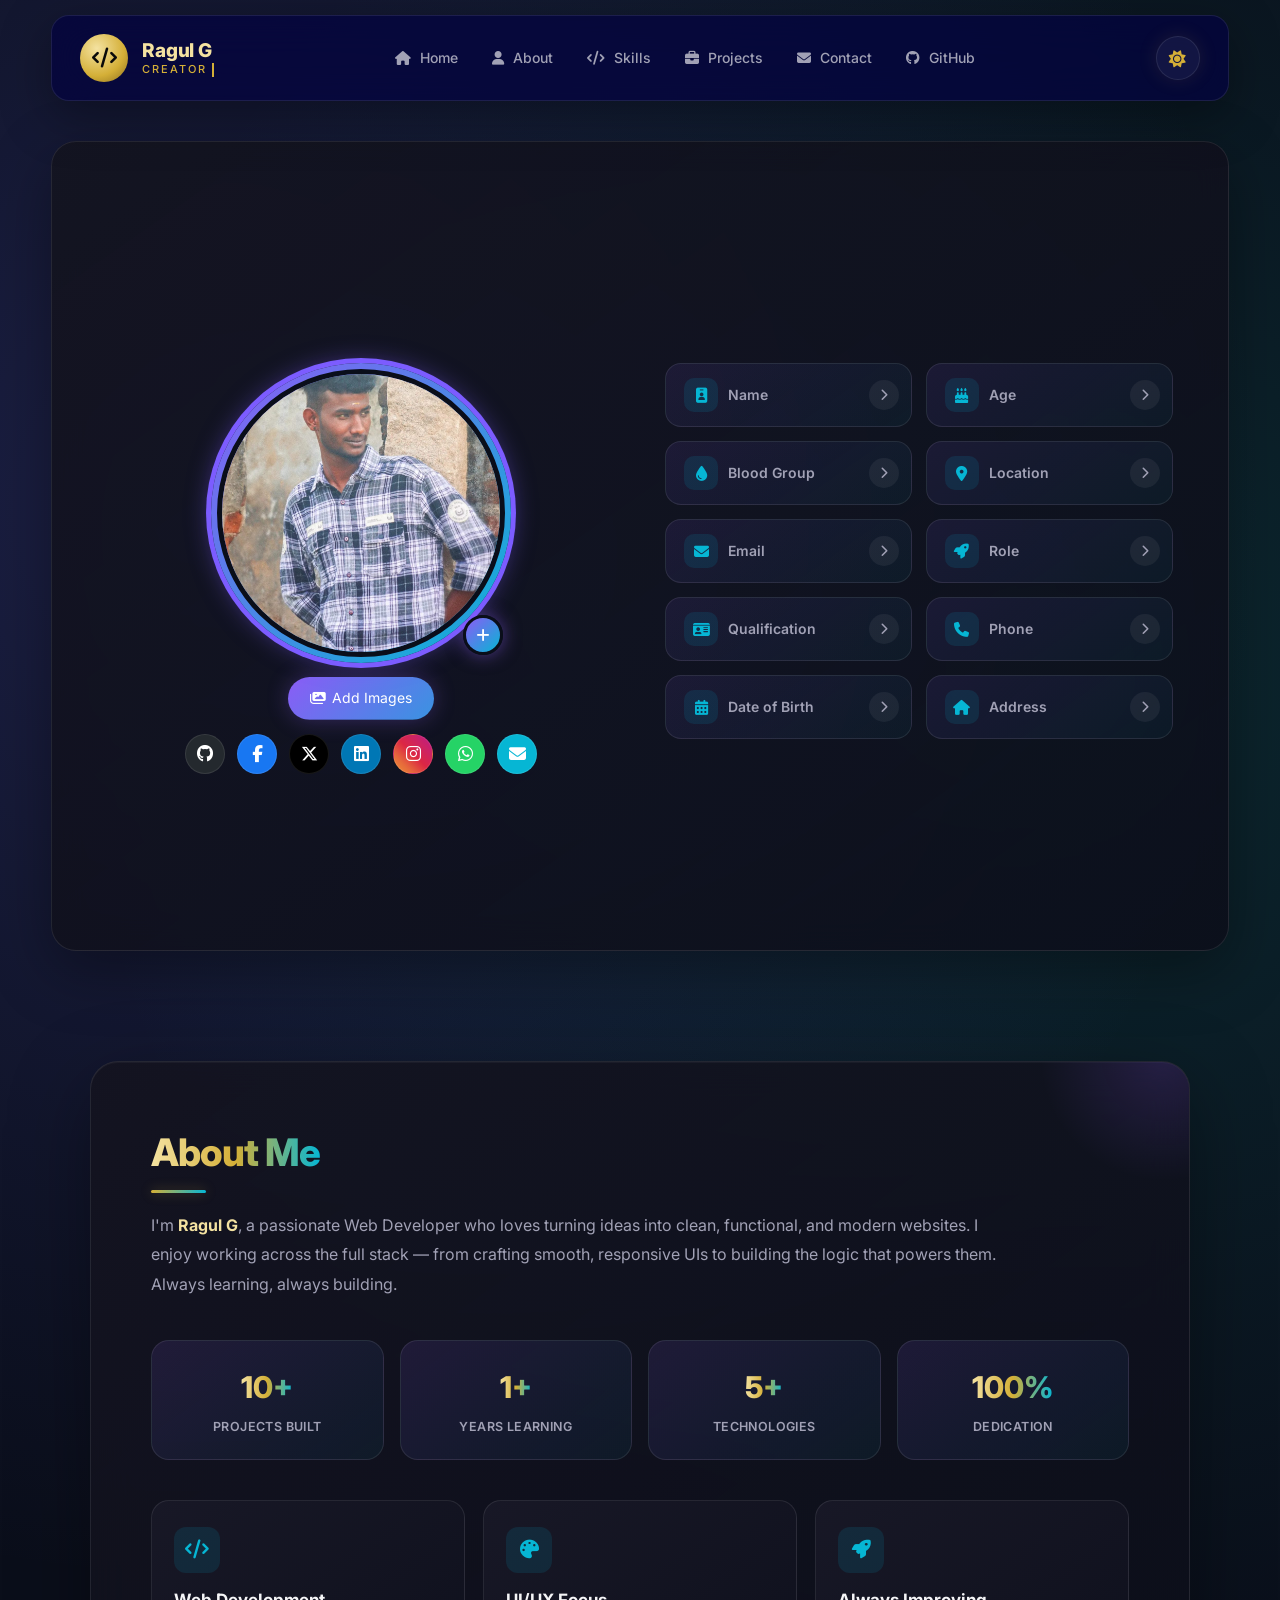
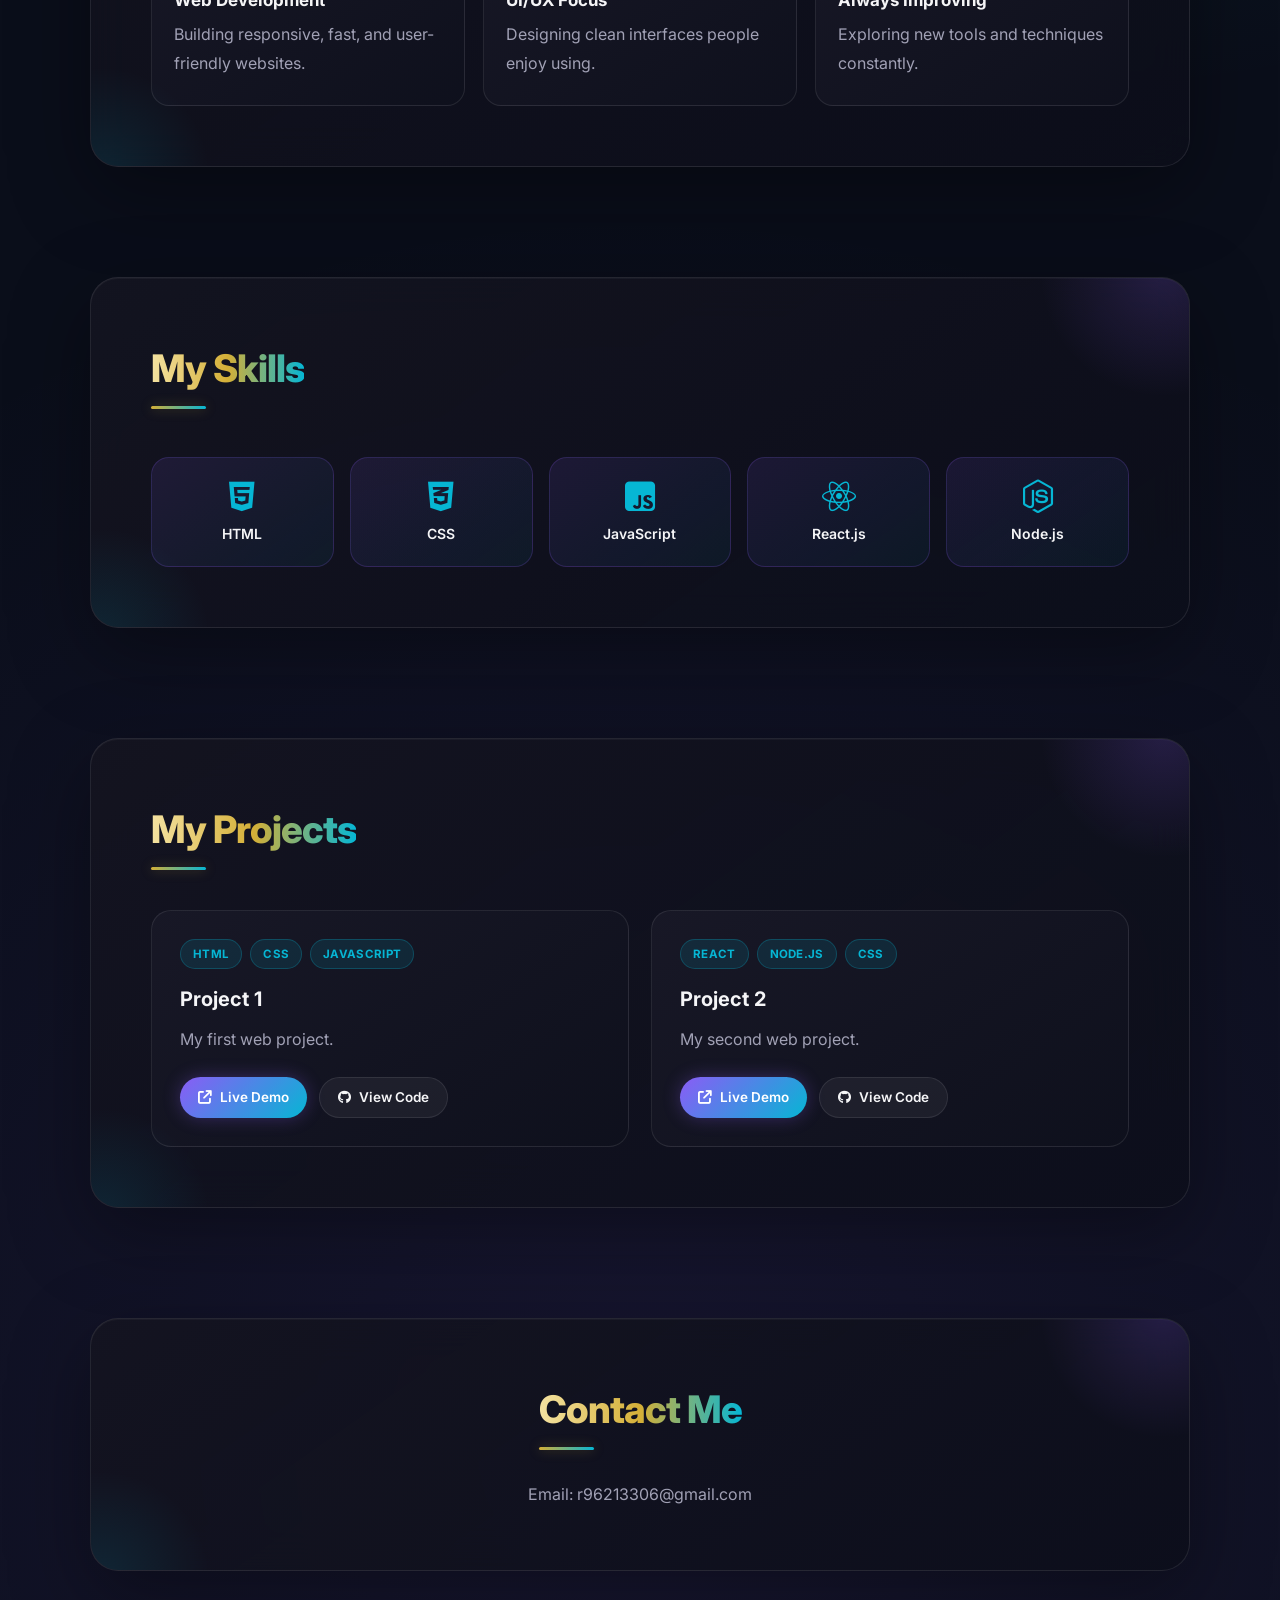
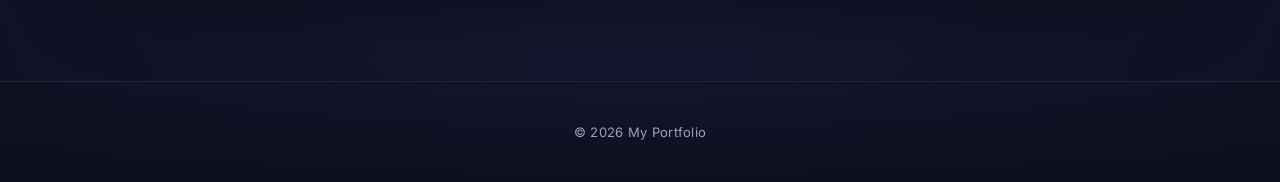
<file: index.html>
<!DOCTYPE html>
<html lang="en">

<head>
    <meta charset="UTF-8">
    <meta name="viewport" content="width=device-width, initial-scale=1.0">

    <title>Ragul G | Creator</title>

    <link rel="stylesheet" href="style.css">

    <link rel="stylesheet"
        href="https://cdnjs.cloudflare.com/ajax/libs/font-awesome/6.5.1/css/all.min.css">

</head>

<body>

    <!-- =====================================================
         HEADER
         ===================================================== -->

    <header>

        <div class="logo-badge">

            <div class="mono-spark">
                <i class="fa-solid fa-code"></i>
            </div>

            <div class="logo-text">

                <span class="logo-name">
                    Ragul G
                </span>

                <span class="logo-role">
                    Creator
                </span>

            </div>

        </div>


        <!-- NAVIGATION -->

        <nav>

            <a href="#home">
                <i class="fa-solid fa-house"></i>
                Home
            </a>

            <a href="#about">
                <i class="fa-solid fa-user"></i>
                About
            </a>

            <a href="#skills">
                <i class="fa-solid fa-code"></i>
                Skills
            </a>

            <a href="#projects">
                <i class="fa-solid fa-briefcase"></i>
                Projects
            </a>

            <a href="#contact">
                <i class="fa-solid fa-envelope"></i>
                Contact
            </a>

            <a href="https://github.com/ragul701"
   target="_blank"
   rel="noopener noreferrer"
   class="github-nav-btn">

    <i class="fa-brands fa-github"></i>
    GitHub

</a>

        </nav>


        <!-- DARK / LIGHT MODE -->

        <button
            id="theme-toggle"
            class="theme-toggle"
            aria-label="Toggle theme"
            type="button">

            <i class="fa-solid fa-sun"></i>

        </button>

    </header>


    <!-- =====================================================
         MAIN
         ===================================================== -->

    <main>


        <!-- =================================================
             HOME
             ================================================= -->

        <section id="home" class="hero-section">

            <div class="home-text">
                <!-- Future heading/content -->
            </div>


            <!-- PROFILE + INFO -->

            <div class="hero-content">


                <!-- PROFILE -->

                <div class="profile-wrapper">

                    <div class="profile-container">

                        <img
                            src="profile.jpg"
                            alt="Ragul G"
                            class="profile-img"
                            id="main-photo">

                        <button
                            class="photo-edit-btn"
                            aria-label="Change profile photo"
                            type="button"
                            onclick="document.getElementById('profile-upload').click()">

                            <i class="fa-solid fa-plus"></i>

                        </button>

                    </div>


                    <div class="profile-actions">

                        <a
                            href="gallery.html"
                            class="add-images-btn">

                            <i class="fas fa-images"></i>

                            Add Images

                        </a>

                        <!-- SOCIAL ICONS (always visible, hover animation) -->

                        <div class="social-icons">

                            <a href="https://github.com/ragul701" target="_blank" rel="noopener noreferrer" class="social-icon github" aria-label="GitHub">
                                <i class="fa-brands fa-github"></i>
                            </a>

                            <a href="https://facebook.com/Ragul G" target="_blank" rel="noopener noreferrer" class="social-icon facebook" aria-label="Facebook">
                                <i class="fa-brands fa-facebook-f"></i>
                            </a>

                            <a href="https://x.com/@RagulG98" target="_blank" rel="noopener noreferrer" class="social-icon twitter" aria-label="X (Twitter)">
                                <i class="fa-brands fa-x-twitter"></i>
                            </a>

                            <a href="https://linkedin.com/in/yourusername" target="_blank" rel="noopener noreferrer" class="social-icon linkedin" aria-label="LinkedIn">
                                <i class="fa-brands fa-linkedin"></i>
                            </a>

                            <a href="https://instagram.com/_but_me_casual_" target="_blank" rel="noopener noreferrer" class="social-icon instagram" aria-label="Instagram">
                                <i class="fa-brands fa-instagram"></i>
                            </a>

                            <a href="https://wa.me/918807239224" target="_blank" rel="noopener noreferrer" class="social-icon whatsapp" aria-label="WhatsApp">
                                <i class="fa-brands fa-whatsapp"></i>
                            </a>

                            <a href="mailto:r96213306@gmail.com" class="social-icon email" aria-label="Email">
                                <i class="fa-solid fa-envelope"></i>
                            </a>

                        </div>

                    </div>


                    <input
                        type="file"
                        id="profile-upload"
                        accept="image/*"
                        style="display: none;"
                        onchange="changeProfilePic(event)">

                </div>


                <!-- =================================================
                     INFORMATION GRID
                     ================================================= -->

                <div class="info-grid">


                    <!-- NAME -->

                    <div class="info-chip">

                        <i class="fa-solid fa-id-badge"></i>

                        <span class="info-label">
                            Name
                        </span>

                        <button
                            class="chip-arrow"
                            aria-label="Show Name"
                            type="button">

                            <i class="fa-solid fa-chevron-right"></i>

                        </button>

                        <div
                            class="chip-flyout"
                            data-key="name">

                            <span class="flyout-value">
                                Ragul G
                            </span>

                            <button
                                class="flyout-edit-btn"
                                aria-label="Edit Name"
                                type="button">

                                <i class="fa-solid fa-pen"></i>

                            </button>

                        </div>

                    </div>


                    <!-- AGE -->

                    <div class="info-chip">

                        <i class="fa-solid fa-cake-candles"></i>

                        <span class="info-label">
                            Age
                        </span>

                        <button
                            class="chip-arrow"
                            aria-label="Show Age"
                            type="button">

                            <i class="fa-solid fa-chevron-right"></i>

                        </button>

                        <div
                            class="chip-flyout"
                            data-key="age">

                            <span class="flyout-value">
                                24
                            </span>

                            <button
                                class="flyout-edit-btn"
                                aria-label="Edit Age"
                                type="button">

                                <i class="fa-solid fa-pen"></i>

                            </button>

                        </div>

                    </div>


                    <!-- BLOOD GROUP -->

                    <div class="info-chip">

                        <i class="fa-solid fa-droplet"></i>

                        <span class="info-label">
                            Blood Group
                        </span>

                        <button
                            class="chip-arrow"
                            aria-label="Show Blood Group"
                            type="button">

                            <i class="fa-solid fa-chevron-right"></i>

                        </button>

                        <div
                            class="chip-flyout"
                            data-key="blood">

                            <span class="flyout-value">
                                'A'Positive
                            </span>

                            <button
                                class="flyout-edit-btn"
                                aria-label="Edit Blood Group"
                                type="button">

                                <i class="fa-solid fa-pen"></i>

                            </button>

                        </div>

                    </div>


                    <!-- LOCATION -->

                    <div class="info-chip">

                        <i class="fa-solid fa-location-dot"></i>

                        <span class="info-label">
                            Location
                        </span>

                        <button
                            class="chip-arrow"
                            aria-label="Show Location"
                            type="button">

                            <i class="fa-solid fa-chevron-right"></i>

                        </button>

                        <div
                            class="chip-flyout"
                            data-key="location">

                            <span class="flyout-value">
                                Tamil Nadu, India
                            </span>

                            <button
                                class="flyout-edit-btn"
                                aria-label="Edit Location"
                                type="button">

                                <i class="fa-solid fa-pen"></i>

                            </button>

                        </div>

                    </div>


                    <!-- EMAIL -->

                    <div class="info-chip">

                        <i class="fa-solid fa-envelope"></i>

                        <span class="info-label">
                            Email
                        </span>

                        <button
                            class="chip-arrow"
                            aria-label="Show Email"
                            type="button">

                            <i class="fa-solid fa-chevron-right"></i>

                        </button>

                        <div
                            class="chip-flyout"
                            data-key="email">

                            <span class="flyout-value">
                                r96213306@gmail.com
                            </span>

                            <button
                                class="flyout-edit-btn"
                                aria-label="Edit Email"
                                type="button">

                                <i class="fa-solid fa-pen"></i>

                            </button>

                        </div>

                    </div>


                    <!-- ROLE -->

                    <div class="info-chip">

                        <i class="fa-solid fa-rocket"></i>

                        <span class="info-label">
                            Role
                        </span>

                        <button
                            class="chip-arrow"
                            aria-label="Show Role"
                            type="button">

                            <i class="fa-solid fa-chevron-right"></i>

                        </button>

                        <div
                            class="chip-flyout"
                            data-key="role">

                            <span class="flyout-value">
                                Web Developer
                            </span>

                            <button
                                class="flyout-edit-btn"
                                aria-label="Edit Role"
                                type="button">

                                <i class="fa-solid fa-pen"></i>

                            </button>

                        </div>

                    </div>


                    <!-- QUALIFICATION -->

                    <div class="info-chip">

                        <i class="fa-solid fa-id-card"></i>

                        <span class="info-label">
                            Qualification
                        </span>

                        <button
                            class="chip-arrow"
                            aria-label="Show Qualification"
                            type="button">

                            <i class="fa-solid fa-chevron-right"></i>

                        </button>

                        <div
                            class="chip-flyout"
                            data-key="qualification">

                            <span class="flyout-value">
                                BSC INFORMATION TECHNOLOGY
                            </span>

                            <button
                                class="flyout-edit-btn"
                                aria-label="Edit Qualification"
                                type="button">

                                <i class="fa-solid fa-pen"></i>

                            </button>

                        </div>

                    </div>


                    <!-- PHONE -->

                    <div class="info-chip">

                        <i class="fa-solid fa-phone"></i>

                        <span class="info-label">
                            Phone
                        </span>

                        <button
                            class="chip-arrow"
                            aria-label="Show Phone"
                            type="button">

                            <i class="fa-solid fa-chevron-right"></i>

                        </button>

                        <div
                            class="chip-flyout"
                            data-key="phone">

                            <span class="flyout-value">
                                +91 8807239224
                            </span>

                            <button
                                class="flyout-edit-btn"
                                aria-label="Edit Phone"
                                type="button">

                                <i class="fa-solid fa-pen"></i>

                            </button>

                        </div>

                    </div>


                    <!-- DOB -->

                    <div class="info-chip">

                        <i class="fa-solid fa-calendar-days"></i>

                        <span class="info-label">
                            Date of Birth
                        </span>

                        <button
                            class="chip-arrow"
                            aria-label="Show Date of Birth"
                            type="button">

                            <i class="fa-solid fa-chevron-right"></i>

                        </button>

                        <div
                            class="chip-flyout"
                            data-key="dob">

                            <span class="flyout-value">
                                09 / 09 / 2002
                            </span>

                            <button
                                class="flyout-edit-btn"
                                aria-label="Edit Date of Birth"
                                type="button">

                                <i class="fa-solid fa-pen"></i>

                            </button>

                        </div>

                    </div>


                    <!-- ADDRESS -->

                    <div class="info-chip">

                        <i class="fa-solid fa-house"></i>

                        <span class="info-label">
                            Address
                        </span>

                        <button
                            class="chip-arrow"
                            aria-label="Show Address"
                            type="button">

                            <i class="fa-solid fa-chevron-right"></i>

                        </button>

                        <div
                            class="chip-flyout"
                            data-key="address">

                            <span class="flyout-value">
                                M.Pannaipatty,Rajakkapattty(po),Indracolony,Dindigul
                            </span>

                            <button
                                class="flyout-edit-btn"
                                aria-label="Edit Address"
                                type="button">

                                <i class="fa-solid fa-pen"></i>

                            </button>

                        </div>

                    </div>

                </div>

            </div>

        </section>


        <!-- =================================================
             ABOUT
             ================================================= -->

        <section id="about">

            <h2>
                About Me
            </h2>

            <div class="about-content">

                <p>
                    I'm <strong>Ragul G</strong>, a passionate Web Developer who loves
                    turning ideas into clean, functional, and modern websites.
                    I enjoy working across the full stack — from crafting
                    smooth, responsive UIs to building the logic that powers them.
                    Always learning, always building.
                </p>

                <div class="about-stats">

                    <div class="stat-box">
                        <span class="stat-number">10+</span>
                        <span class="stat-label">Projects Built</span>
                    </div>

                    <div class="stat-box">
                        <span class="stat-number">1+</span>
                        <span class="stat-label">Years Learning</span>
                    </div>

                    <div class="stat-box">
                        <span class="stat-number">5+</span>
                        <span class="stat-label">Technologies</span>
                    </div>

                    <div class="stat-box">
                        <span class="stat-number">100%</span>
                        <span class="stat-label">Dedication</span>
                    </div>

                </div>

                <div class="about-highlights">

                    <div class="highlight-card">
                        <i class="fa-solid fa-code"></i>
                        <h4>Web Development</h4>
                        <p>Building responsive, fast, and user-friendly websites.</p>
                    </div>

                    <div class="highlight-card">
                        <i class="fa-solid fa-palette"></i>
                        <h4>UI/UX Focus</h4>
                        <p>Designing clean interfaces people enjoy using.</p>
                    </div>

                    <div class="highlight-card">
                        <i class="fa-solid fa-rocket"></i>
                        <h4>Always Improving</h4>
                        <p>Exploring new tools and techniques constantly.</p>
                    </div>

                </div>

            </div>

        </section>


        <!-- =================================================
             SKILLS
             ================================================= -->

        <section id="skills">

            <h2>
                My Skills
            </h2>

            <div class="skills-grid">

                <div class="skill-card">
                    <i class="fa-brands fa-html5"></i>
                    <span>HTML</span>
                </div>

                <div class="skill-card">
                    <i class="fa-brands fa-css3-alt"></i>
                    <span>CSS</span>
                </div>

                <div class="skill-card">
                    <i class="fa-brands fa-square-js"></i>
                    <span>JavaScript</span>
                </div>

                <div class="skill-card">
                    <i class="fa-brands fa-react"></i>
                    <span>React.js</span>
                </div>

                <div class="skill-card">
                    <i class="fa-brands fa-node-js"></i>
                    <span>Node.js</span>
                </div>

            </div>

        </section>


        <!-- =================================================
             PROJECTS
             ================================================= -->

        <section id="projects">

            <h2>
                My Projects
            </h2>

            <div class="projects-grid">

                <div class="project-card">

                    <div class="project-tags">
                        <span>HTML</span>
                        <span>CSS</span>
                        <span>JavaScript</span>
                    </div>

                    <h3>
                        Project 1
                    </h3>

                    <p>
                        My first web project.
                    </p>

                    <div class="project-links">

                        <a href="#" target="_blank" class="project-btn live">
                            <i class="fa-solid fa-arrow-up-right-from-square"></i>
                            Live Demo
                        </a>

                        <a href="#" target="_blank" class="project-btn code">
                            <i class="fa-brands fa-github"></i>
                            View Code
                        </a>

                    </div>

                </div>


                <div class="project-card">

                    <div class="project-tags">
                        <span>React</span>
                        <span>Node.js</span>
                        <span>CSS</span>
                    </div>

                    <h3>
                        Project 2
                    </h3>

                    <p>
                        My second web project.
                    </p>

                    <div class="project-links">

                        <a href="#" target="_blank" class="project-btn live">
                            <i class="fa-solid fa-arrow-up-right-from-square"></i>
                            Live Demo
                        </a>

                        <a href="#" target="_blank" class="project-btn code">
                            <i class="fa-brands fa-github"></i>
                            View Code
                        </a>

                    </div>

                </div>

            </div>

        </section>


        <!-- =================================================
             CONTACT
             ================================================= -->

        <section id="contact">

            <h2>
                Contact Me
            </h2>

            <p>
                Email: r96213306@gmail.com
            </p>

        </section>

    </main>


    <!-- =====================================================
         FOOTER
         ===================================================== -->

    <footer>

        <p>
            © 2026 My Portfolio
        </p>

    </footer>


    <!-- =====================================================
         JAVASCRIPT FILE
         ===================================================== -->

    <script src="script.js"></script>


    <!-- =====================================================
         INFO CHIP JAVASCRIPT
         ===================================================== -->

    <script>

        /* =========================================
           CHIP ARROW
           ========================================= */

        document.querySelectorAll('.chip-arrow').forEach(function (arrow) {

            arrow.addEventListener('click', function () {

                var chip = arrow.closest('.info-chip');

                var wasActive =
                    chip.classList.contains('active');


                document
                    .querySelectorAll('.info-chip.active')
                    .forEach(function (c) {

                        c.classList.remove('active');

                    });


                if (!wasActive) {

                    chip.classList.add('active');

                }

            });

        });


        /* =========================================
           CLICK OUTSIDE CHIP
           ========================================= */

        document.addEventListener('click', function (e) {

            if (!e.target.closest('.info-chip')) {

                document
                    .querySelectorAll('.info-chip.active')
                    .forEach(function (c) {

                        c.classList.remove('active');

                    });

            }

        });


        /* =========================================
           PROFILE DATA STORAGE
           ========================================= */

        var STORAGE_PREFIX =
            'ragulg-profile-';


        document
            .querySelectorAll('.chip-flyout')
            .forEach(function (flyout) {

                var key =
                    flyout.dataset.key;

                var valueEl =
                    flyout.querySelector('.flyout-value');

                var editBtn =
                    flyout.querySelector('.flyout-edit-btn');


                if (!key || !valueEl || !editBtn) {
                    return;
                }


                /* Restore saved value */

                var saved =
                    localStorage.getItem(
                        STORAGE_PREFIX + key
                    );


                if (saved) {

                    valueEl.textContent =
                        saved;

                }


                /* =================================
                   EDIT MODE
                   ================================= */

                function enterEditMode() {

                    flyout.classList.add('editing');


                    var input =
                        document.createElement('input');


                    input.type = 'text';

                    input.className =
                        'flyout-input';

                    input.value =
                        valueEl.textContent.trim();


                    flyout.insertBefore(
                        input,
                        editBtn
                    );


                    input.focus();

                    input.select();


                    input.addEventListener(
                        'click',
                        function (ev) {

                            ev.stopPropagation();

                        }
                    );


                    input.addEventListener(
                        'keydown',
                        function (ev) {

                            if (ev.key === 'Enter') {

                                ev.preventDefault();

                                saveEdit(input);

                            }
                            else if (ev.key === 'Escape') {

                                ev.preventDefault();

                                cancelEdit(input);

                            }

                        }
                    );


                    editBtn.innerHTML =
                        '<i class="fa-solid fa-check"></i>';


                    editBtn.classList.add(
                        'save-mode'
                    );

                }


                /* =================================
                   SAVE EDIT
                   ================================= */

                function saveEdit(input) {

                    var newVal =
                        input.value.trim();


                    if (newVal) {

                        valueEl.textContent =
                            newVal;


                        localStorage.setItem(
                            STORAGE_PREFIX + key,
                            newVal
                        );

                    }


                    exitEditMode(input);

                }


                /* =================================
                   CANCEL EDIT
                   ================================= */

                function cancelEdit(input) {

                    exitEditMode(input);

                }


                /* =================================
                   EXIT EDIT MODE
                   ================================= */

                function exitEditMode(input) {

                    input.remove();

                    flyout.classList.remove(
                        'editing'
                    );


                    editBtn.innerHTML =
                        '<i class="fa-solid fa-pen"></i>';


                    editBtn.classList.remove(
                        'save-mode'
                    );

                }


                /* =================================
                   EDIT BUTTON CLICK
                   ================================= */

                editBtn.addEventListener(
                    'click',
                    function (e) {

                        e.stopPropagation();


                        var existingInput =
                            flyout.querySelector(
                                '.flyout-input'
                            );


                        if (existingInput) {

                            saveEdit(existingInput);

                        }
                        else {

                            enterEditMode();

                        }

                    }
                );

            });

    </script>

</body>

</html>
</file>
<file: style.css>
@import url('https://fonts.googleapis.com/css2?family=Inter:wght@400;500;600;700;800&display=swap');


/* =========================================================
   GLOBAL
   ========================================================= */

* {
    margin: 0;
    padding: 0;
    box-sizing: border-box;
    scroll-behavior: smooth;
}


/* =========================================================
   DARK MODE VARIABLES
   ========================================================= */

:root {

    --bg: #0a0e1a;

    --card: #101018;
    --card-light: #161622;

    --text: #f5f5f7;
    --muted: #a1a1b5;

    --purple: #8b5cf6;
    --cyan: #06b6d4;

    --gold: #d4af37;
    --gold-light: #f4e2a1;

    --border: rgba(255, 255, 255, 0.09);

    --header-bg: rgba(3, 3, 63, 0.75);

    --section-bg:
        linear-gradient(
            145deg,
            rgba(20, 20, 32, 0.92),
            rgba(12, 14, 26, 0.86)
        );

    --project-bg:
        linear-gradient(
            145deg,
            rgba(25, 25, 39, 0.95),
            rgba(15, 17, 29, 0.95)
        );

    --flyout-bg:
        linear-gradient(
            135deg,
            rgba(21, 21, 32, 0.98),
            rgba(16, 16, 24, 0.98)
        );

    --scroll-track: #080b14;

    --shadow-color: rgba(0, 0, 0, 0.35);
}


/* =========================================================
   LIGHT MODE VARIABLES
   ========================================================= */

body.light-mode {

    --bg: #f4f7fb;

    --card: #ffffff;
    --card-light: #eef2f7;

    --text: #172033;
    --muted: #5d6678;

    --purple: #7048e8;
    --cyan: #0891b2;

    --gold: #b88700;
    --gold-light: #d6a928;

    --header-bg:
        linear-gradient(
            135deg,
            rgba(255, 255, 255, 0.90),
            rgba(238, 233, 255, 0.85)
        );

    --section-bg:
        linear-gradient(
            145deg,
            rgba(255, 255, 255, 0.97),
            rgba(237, 240, 253, 0.92)
        );

    --project-bg:
        linear-gradient(
            145deg,
            #ffffff,
            #eef1fb
        );

    --flyout-bg:
        linear-gradient(
            135deg,
            #ffffff,
            #f0f2fb
        );

    --scroll-track: #e6eaf0;

    --shadow-color: rgba(76, 60, 140, 0.16);

    --border: rgba(112, 72, 232, 0.18);
}


/* =========================================================
   BODY
   ========================================================= */

body {

    font-family: 'Inter', sans-serif;

    overflow-x: hidden;

    background:
        radial-gradient(
            circle at 15% 15%,
            rgba(99, 102, 241, 0.20),
            transparent 35%
        ),
        radial-gradient(
            circle at 85% 20%,
            rgba(20, 184, 166, 0.15),
            transparent 35%
        ),
        radial-gradient(
            circle at 50% 90%,
            rgba(139, 92, 246, 0.10),
            transparent 40%
        ),
        var(--bg);

    color: var(--text);

    line-height: 1.6;

    min-height: 100vh;

    transition:
        background 0.4s ease,
        color 0.4s ease;
}


body.light-mode {

    background:
        radial-gradient(
            circle at 15% 15%,
            rgba(112, 72, 232, 0.20),
            transparent 40%
        ),
        radial-gradient(
            circle at 85% 20%,
            rgba(8, 145, 178, 0.18),
            transparent 40%
        ),
        radial-gradient(
            circle at 50% 90%,
            rgba(212, 175, 55, 0.14),
            transparent 45%
        ),
        var(--bg);
}


button,
input,
textarea {
    font-family: inherit;
}


/* =========================================================
   HEADER
   ========================================================= */

header {

    position: sticky;

    top: 15px;

    z-index: 1000;

    width: 92%;

    max-width: 1200px;

    margin: 15px auto;

    padding: 18px 28px;

    display: flex;

    align-items: center;

    justify-content: space-between;

    gap: 20px;

    background: var(--header-bg);

    backdrop-filter: blur(20px);

    border: 1px solid var(--border);

    border-radius: 18px;

    box-shadow:
        0 15px 50px var(--shadow-color);

    opacity: 0;

    transform: translateY(-30px);

    animation:
        headerDrop 0.8s cubic-bezier(.19,1,.22,1) forwards;

    transition:
        box-shadow 0.4s ease,
        background 0.4s ease,
        border-color 0.4s ease;
}


@keyframes headerDrop {

    0% {
        opacity: 0;
        transform: translateY(-30px);
        filter: blur(6px);
    }

    100% {
        opacity: 1;
        transform: translateY(0);
        filter: blur(0);
    }
}


header.scrolled {

    box-shadow:
        0 15px 50px var(--shadow-color),
        0 0 40px rgba(212, 175, 55, 0.15);

    border-color:
        rgba(212, 175, 55, 0.3);
}


/* =========================================================
   LOGO
   ========================================================= */

.logo-badge {

    display: flex;

    align-items: center;

    gap: 14px;

    opacity: 0;

    transform: translateY(-14px);

    animation:
        navLinkIn 0.6s ease forwards;

    animation-delay: 0.1s;
}


.logo-badge .mono-spark {

    width: clamp(40px, 5vw, 48px);

    height: clamp(40px, 5vw, 48px);

    flex-shrink: 0;

    border-radius: 50%;

    display: flex;

    align-items: center;

    justify-content: center;

    background:
        radial-gradient(
            circle at 35% 30%,
            var(--gold-light),
            var(--gold) 60%,
            #8a6d1f
        );

    color: #0a0a0a;

    font-size: clamp(16px, 2vw, 20px);

    animation:
        goldGlow 2.4s ease-in-out infinite;
}


@keyframes goldGlow {

    0%,
    100% {

        box-shadow:
            0 0 8px 2px
            rgba(212, 175, 55, 0.5);
    }

    50% {

        box-shadow:
            0 0 18px 6px
            rgba(212, 175, 55, 0.85);
    }
}


.logo-text {

    display: flex;

    flex-direction: column;

    line-height: 1.25;
}


.logo-name {

    font-size: 19px;

    font-weight: 800;

    color: var(--gold-light);

    letter-spacing: -0.2px;

    transition: color 0.4s ease;
}


.logo-role {

    position: relative;

    display: inline-block;

    font-size: 11px;

    font-weight: 500;

    color: var(--gold);

    letter-spacing: 2px;

    text-transform: uppercase;

    white-space: nowrap;

    overflow: hidden;

    width: 0;

    border-right: 2px solid var(--gold);

    animation:
        typeRole 1.6s steps(9, end) 1.1s forwards,
        blinkCursor 0.75s step-end infinite 1.1s;
}


@keyframes typeRole {

    from {
        width: 0;
    }

    to {
        width: 6.5em;
    }
}


@keyframes blinkCursor {

    0%,
    100% {
        border-color: var(--gold);
    }

    50% {
        border-color: transparent;
    }
}


/* =========================================================
   NAVIGATION
   ========================================================= */

nav {

    display: flex;

    align-items: center;

    justify-content: center;

    gap: 8px;
}


nav a {

    position: relative;

    color: var(--muted);

    text-decoration: none;

    padding: 9px 13px;

    border-radius: 10px;

    font-size: 14px;

    font-weight: 500;

    transition:
        color 0.3s ease,
        background 0.3s ease,
        transform 0.3s ease;

    opacity: 0;

    transform: translateY(-14px);

    animation:
        navLinkIn 0.6s ease forwards;
}


nav a:nth-of-type(1) {
    animation-delay: 0.20s;
}

nav a:nth-of-type(2) {
    animation-delay: 0.30s;
}

nav a:nth-of-type(3) {
    animation-delay: 0.40s;
}

nav a:nth-of-type(4) {
    animation-delay: 0.50s;
}

nav a:nth-of-type(5) {
    animation-delay: 0.60s;
}


@keyframes navLinkIn {

    to {

        opacity: 1;

        transform: translateY(0);

    }
}


nav a i {

    margin-right: 5px;

    transition:
        transform 0.3s ease;
}


nav a::after {

    content: "";

    position: absolute;

    left: 13px;

    right: 13px;

    bottom: 4px;

    height: 2px;

    border-radius: 2px;

    background:
        linear-gradient(
            90deg,
            var(--gold),
            var(--gold-light)
        );

    transform: scaleX(0);

    transform-origin: center;

    transition:
        transform 0.35s
        cubic-bezier(.22,1,.36,1);
}


nav a:hover {

    color: var(--text);

    background:
        rgba(212, 175, 55, 0.12);

    transform:
        translateY(-3px);
}


nav a:hover::after {

    transform: scaleX(1);
}


nav a:hover i {

    transform:
        scale(1.15)
        rotate(-6deg);
}


/* =========================================================
   THEME TOGGLE
   ========================================================= */

.theme-toggle {

    flex-shrink: 0;

    width: 44px;

    height: 44px;

    border: 1px solid var(--border);

    border-radius: 50%;

    display: flex;

    align-items: center;

    justify-content: center;

    cursor: pointer;

    background:
        rgba(255, 255, 255, 0.06);

    color: var(--gold);

    font-size: 17px;

    box-shadow:
        0 0 20px rgba(212, 175, 55, 0.12);

    transition:
        transform 0.35s ease,
        background 0.35s ease,
        color 0.35s ease,
        border-color 0.35s ease,
        box-shadow 0.35s ease;
}


.theme-toggle:hover {

    transform:
        translateY(-3px)
        rotate(12deg)
        scale(1.08);

    background:
        rgba(212, 175, 55, 0.15);

    color: var(--gold-light);

    border-color:
        rgba(212, 175, 55, 0.35);

    box-shadow:
        0 8px 25px
        rgba(212, 175, 55, 0.22);
}


.theme-toggle:active {

    transform:
        scale(0.92);
}


.theme-toggle i {

    transition:
        transform 0.4s ease;
}


body.light-mode .theme-toggle i {

    transform:
        rotate(-25deg);
}


/* =========================================================
   NAV BUTTON
   ========================================================= */

nav .btn {

    background:
        linear-gradient(
            135deg,
            var(--gold),
            var(--gold-light)
        );

    color: #0a0a0a;

    padding: 10px 16px;

    background-size: 180% auto;

    background-position: 0% center;

    box-shadow:
        0 0 25px
        rgba(212, 175, 55, 0.3);

    animation:
        navLinkIn 0.6s ease forwards,
        btnPulse 3s ease-in-out 1.2s infinite;

    animation-delay:
        0.65s,
        1.5s;

    opacity: 0;

    transform: translateY(-14px);

    transition:
        transform 0.3s ease,
        box-shadow 0.3s ease,
        background-position 0.6s ease;
}


@keyframes btnPulse {

    0%,
    100% {

        box-shadow:
            0 0 22px
            rgba(212, 175, 55, 0.3);
    }

    50% {

        box-shadow:
            0 0 32px
            rgba(212, 175, 55, 0.55),
            0 0 55px
            rgba(244, 226, 161, 0.25);
    }
}


nav .btn:hover {

    transform:
        translateY(-3px)
        scale(1.04);

    background-position: 100% center;

    box-shadow:
        0 10px 30px
        rgba(212, 175, 55, 0.45);
}


nav .btn:active {

    transform:
        translateY(-1px)
        scale(0.98);
}


/* =========================================================
   HOME / HERO
   (now boxed, like the Skills section)
   ========================================================= */

.hero-section {

    min-height: 90vh;

    width: 92%;

    max-width: 1200px;

    margin: 40px auto;

    display: flex;

    flex-direction: column;

    justify-content: center;

    padding: 80px 55px;

    background: var(--section-bg);

    border: 1px solid var(--border);

    border-radius: 25px;

    backdrop-filter: blur(15px);

    box-shadow: 0 20px 60px var(--shadow-color);
}


.home-text {

    margin-bottom: 45px;
}


.home-text h2 {

    font-size:
        clamp(42px, 7vw, 82px);

    line-height: 1.05;

    font-weight: 800;

    letter-spacing: -3px;
}


.home-text h2 span {

    display: inline-block;

    background:
        linear-gradient(
            90deg,
            var(--purple),
            var(--cyan)
        );

    -webkit-background-clip: text;

    -webkit-text-fill-color: transparent;
}


.home-text p {

    margin-top: 18px;

    color: var(--muted);

    font-size: 21px;
}


/* =========================================================
   HERO CONTENT
   ========================================================= */

.hero-content {

    display: grid;

    grid-template-columns: 1fr 1fr;

    gap: 50px;

    align-items: start;
}


/* =========================================================
   PROFILE
   ========================================================= */

.profile-wrapper {

    display: flex;

    flex-direction: column;

    align-items: center;

    gap: 14px;

    animation:
        profileFloat 4s ease-in-out infinite;
}


@keyframes profileFloat {

    0% {
        transform: translateY(0);
    }

    50% {
        transform: translateY(-8px);
    }

    100% {
        transform: translateY(0);
    }
}


.profile-container {

    position: relative;

    width: clamp(170px, 55vw, 300px);

    height: clamp(170px, 55vw, 300px);

    border-radius: 50%;

    overflow: visible;

    cursor: pointer;

    padding: 6px;

    background:
        linear-gradient(
            135deg,
            var(--purple),
            var(--cyan)
        );

    transition:
        transform 0.5s ease,
        box-shadow 0.5s ease;

    box-shadow:
        0 0 0 5px #7c5cff,
        0 0 25px
        rgba(124, 92, 255, 0.5);
}


.profile-img {

    width: 100%;

    height: 100%;

    object-fit: cover;

    border-radius: 50%;

    border: 5px solid var(--bg);

    display: block;

    transition:
        transform 0.6s ease;
}


.profile-container:hover {

    transform:
        translateY(-10px)
        scale(1.05)
        rotate(2deg);

    box-shadow:
        0 0 25px #7c5cff,
        0 0 50px #00d4ff;
}


.profile-container:hover .profile-img {

    transform: scale(1.12);
}


/* =========================================================
   PHOTO EDIT BUTTON
   ========================================================= */

.photo-edit-btn {

    position: absolute;

    bottom: 8px;

    right: 8px;

    z-index: 5;

    width: 40px;

    height: 40px;

    display: flex;

    align-items: center;

    justify-content: center;

    border: 3px solid var(--bg);

    border-radius: 50%;

    background:
        linear-gradient(
            135deg,
            var(--purple),
            var(--cyan)
        );

    color: white;

    font-size: 15px;

    cursor: pointer;

    box-shadow:
        0 0 18px
        rgba(139, 92, 246, 0.5);

    transition:
        transform 0.3s ease,
        box-shadow 0.3s ease;
}


.photo-edit-btn:hover {

    transform:
        scale(1.12)
        rotate(90deg);

    box-shadow:
        0 0 26px
        rgba(6, 182, 212, 0.6);
}


/* =========================================================
   PROFILE ACTIONS
   ========================================================= */

.profile-actions {

    display: flex;

    flex-direction: column;

    align-items: center;

    gap: 10px;
}


.edit-btn,
.add-images-btn {

    display: inline-flex;

    align-items: center;

    justify-content: center;

    border: none;

    cursor: pointer;

    padding: 10px 22px;

    border-radius: 30px;

    font-size: 14px;

    white-space: nowrap;

    text-decoration: none;

    transition:
        transform 0.3s ease,
        box-shadow 0.3s ease,
        background-position 0.6s ease;
}


.edit-btn i,
.add-images-btn i {

    margin-right: 6px;
}


.edit-btn {

    border: 1px solid var(--border);

    background:
        rgba(255, 255, 255, 0.05);

    color: var(--text);
}


.edit-btn:hover {

    background: var(--purple);

    color: white;

    transform: translateY(-3px);

    box-shadow:
        0 8px 25px
        rgba(139, 92, 246, 0.35);
}


.add-images-btn {

    color: white;

    background:
        linear-gradient(
            135deg,
            var(--purple),
            var(--cyan)
        );

    background-size: 180% auto;

    background-position: 0% center;

    box-shadow:
        0 0 22px
        rgba(139, 92, 246, 0.3);
}


.add-images-btn:hover {

    transform:
        translateY(-3px)
        scale(1.03);

    background-position: 100% center;

    box-shadow:
        0 10px 30px
        rgba(6, 182, 212, 0.45);
}


.add-images-btn:active,
.edit-btn:active {

    transform:
        translateY(-1px)
        scale(0.98);
}


.upload-hint {

    font-size: 11px;

    color: var(--muted);

    min-height: 14px;
}


/* =========================================================
   SOCIAL ICONS
   (reveal below "Add Images" on hover)
   ========================================================= */

.social-icons {

    display: flex;

    align-items: center;

    justify-content: center;

    gap: 12px;

    margin-top: 4px;
}


.social-icon {

    flex-shrink: 0;

    width: 40px;

    height: 40px;

    display: flex;

    align-items: center;

    justify-content: center;

    border-radius: 50%;

    border: 1px solid var(--border);

    font-size: 17px;

    text-decoration: none;

    transition:
        transform 0.35s
        cubic-bezier(.34,1.56,.64,1),
        box-shadow 0.3s ease,
        filter 0.3s ease;
}


.social-icon:hover {

    transform:
        translateY(-6px)
        scale(1.18)
        rotate(-8deg);

    filter: brightness(1.15);
}


.social-icon.github {

    background: #24292e;

    color: #fff;
}


.social-icon.github:hover {

    box-shadow:
        0 10px 22px
        rgba(36, 41, 46, 0.55);
}


.social-icon.facebook {

    background: #1877f2;

    color: #fff;
}


.social-icon.facebook:hover {

    box-shadow:
        0 10px 22px
        rgba(24, 119, 242, 0.55);
}


.social-icon.twitter {

    background: #000000;

    color: #fff;
}


.social-icon.twitter:hover {

    box-shadow:
        0 10px 22px
        rgba(0, 0, 0, 0.45);
}


.social-icon.linkedin {

    background: #0077b5;

    color: #fff;
}


.social-icon.linkedin:hover {

    box-shadow:
        0 10px 22px
        rgba(0, 119, 181, 0.55);
}


.social-icon.instagram {

    background:
        linear-gradient(
            45deg,
            #f09433,
            #e6683c,
            #dc2743,
            #cc2366,
            #bc1888
        );

    color: #fff;
}


.social-icon.instagram:hover {

    box-shadow:
        0 10px 24px
        rgba(220, 39, 67, 0.5);
}


.social-icon.whatsapp {

    background: #25d366;

    color: #fff;
}


.social-icon.whatsapp:hover {

    box-shadow:
        0 10px 22px
        rgba(37, 211, 102, 0.55);
}


.social-icon.email {

    background: var(--cyan);

    color: #fff;
}


.social-icon.email:hover {

    box-shadow:
        0 10px 22px
        rgba(6, 182, 212, 0.5);
}


/* =========================================================
   INFO GRID
   ========================================================= */

.info-grid {

    display: grid;

    grid-template-columns: 1fr 1fr;

    gap: 14px;
}


.info-chip {

    position: relative;

    display: flex;

    align-items: center;

    gap: 10px;

    padding:
        14px 12px 14px 18px;

    border: 1px solid var(--border);

    border-radius: 16px;

    background:
        linear-gradient(
            145deg,
            rgba(139, 92, 246, 0.10),
            rgba(6, 182, 212, 0.05)
        );

    color: var(--text);

    text-align: left;

    transition:
        border-color 0.35s ease,
        box-shadow 0.35s ease,
        background 0.35s ease;
}


.info-chip > i {

    flex-shrink: 0;

    width: 34px;

    height: 34px;

    display: flex;

    align-items: center;

    justify-content: center;

    border-radius: 10px;

    font-size: 15px;

    color: var(--cyan);

    background:
        rgba(6, 182, 212, 0.12);

    transition:
        transform 0.4s
        cubic-bezier(.34,1.56,.64,1),
        color 0.35s ease,
        background 0.35s ease;
}


.info-chip .info-label {

    flex: 1;

    font-size: 14px;

    font-weight: 600;

    color: var(--muted);
}


body.light-mode .info-chip {

    background:
        linear-gradient(
            145deg,
            rgba(112, 72, 232, 0.10),
            rgba(8, 145, 178, 0.06)
        );

    box-shadow:
        0 4px 14px
        rgba(76, 60, 140, 0.06);
}


body.light-mode .info-chip > i {

    background:
        rgba(8, 145, 178, 0.14);
}


.chip-arrow {

    flex-shrink: 0;

    width: 30px;

    height: 30px;

    display: flex;

    align-items: center;

    justify-content: center;

    border: none;

    border-radius: 50%;

    background:
        rgba(255, 255, 255, 0.06);

    color: var(--muted);

    cursor: pointer;

    font-size: 12px;

    transition:
        transform 0.35s
        cubic-bezier(.34,1.56,.64,1),
        background 0.3s ease,
        color 0.3s ease;
}


.chip-arrow:hover {

    background:
        rgba(139, 92, 246, 0.25);

    color: var(--text);
}


/* =========================================================
   INFO FLYOUT
   ========================================================= */

.chip-flyout {

    position: absolute;

    top: 50%;

    left: 100%;

    z-index: 20;

    margin-left: 12px;

    padding:
        10px 12px 10px 16px;

    min-width: max-content;

    max-width: 260px;

    border-radius: 12px;

    border:
        1px solid rgba(6, 182, 212, 0.35);

    background: var(--flyout-bg);

    box-shadow:
        0 14px 34px var(--shadow-color),
        0 0 0 1px
        rgba(139, 92, 246, 0.15);

    font-size: 13.5px;

    font-weight: 600;

    color: var(--text);

    white-space: normal;

    opacity: 0;

    pointer-events: none;

    transform:
        translate(-8px, -50%)
        scale(0.92);

    transform-origin: left center;

    transition:
        opacity 0.3s
        cubic-bezier(.22,1,.36,1),
        transform 0.3s
        cubic-bezier(.22,1,.36,1);

    display: flex;

    align-items: center;

    gap: 10px;
}


.chip-flyout .flyout-value {

    flex: 1;
}


.chip-flyout .flyout-input {

    flex: 1;

    min-width: 120px;

    background:
        rgba(255, 255, 255, 0.06);

    border:
        1px solid rgba(6, 182, 212, 0.45);

    border-radius: 8px;

    padding: 6px 10px;

    font-size: 13.5px;

    font-weight: 600;

    color: var(--text);

    font-family: 'Inter', sans-serif;
}


body.light-mode .chip-flyout .flyout-input {

    background:
        rgba(23, 32, 51, 0.05);
}


.chip-flyout .flyout-input:focus {

    outline: none;

    border-color: var(--cyan);

    box-shadow:
        0 0 0 2px
        rgba(6, 182, 212, 0.25);
}


.chip-flyout .flyout-edit-btn {

    flex-shrink: 0;

    width: 26px;

    height: 26px;

    display: flex;

    align-items: center;

    justify-content: center;

    border: none;

    border-radius: 50%;

    background:
        rgba(6, 182, 212, 0.15);

    color: var(--cyan);

    cursor: pointer;

    font-size: 11px;

    transition:
        transform 0.25s ease,
        background 0.25s ease,
        color 0.25s ease;
}


.chip-flyout .flyout-edit-btn:hover {

    background:
        rgba(6, 182, 212, 0.3);

    transform: scale(1.08);
}


.chip-flyout .flyout-edit-btn.save-mode {

    background:
        linear-gradient(
            135deg,
            var(--purple),
            var(--cyan)
        );

    color: white;
}


.chip-flyout::before {

    content: "";

    position: absolute;

    top: 50%;

    left: -5px;

    transform:
        translateY(-50%)
        rotate(45deg);

    width: 10px;

    height: 10px;

    background:
        var(--flyout-bg);

    border-left:
        1px solid rgba(6, 182, 212, 0.35);

    border-bottom:
        1px solid rgba(6, 182, 212, 0.35);
}


.info-grid >
.info-chip:nth-child(2n)
.chip-flyout {

    left: auto;

    right: 100%;

    margin-left: 0;

    margin-right: 12px;

    transform:
        translate(8px, -50%)
        scale(0.92);

    transform-origin: right center;
}


.info-grid >
.info-chip:nth-child(2n)
.chip-flyout::before {

    left: auto;

    right: -5px;

    transform:
        translateY(-50%)
        rotate(45deg);

    border-left: none;

    border-bottom: none;

    border-right:
        1px solid rgba(6, 182, 212, 0.35);

    border-top:
        1px solid rgba(6, 182, 212, 0.35);
}


.info-chip:hover {

    border-color:
        rgba(139, 92, 246, 0.3);

    box-shadow:
        0 10px 24px
        rgba(139, 92, 246, 0.14);
}


.info-chip.active {

    border-color:
        rgba(6, 182, 212, 0.5);

    background:
        linear-gradient(
            145deg,
            rgba(139, 92, 246, 0.18),
            rgba(6, 182, 212, 0.12)
        );

    box-shadow:
        0 0 0 1px
        rgba(6, 182, 212, 0.25),
        0 14px 34px
        rgba(6, 182, 212, 0.18);
}


.info-chip.active > i {

    color: white;

    background:
        linear-gradient(
            135deg,
            var(--purple),
            var(--cyan)
        );
}


.info-chip.active .chip-arrow {

    background:
        linear-gradient(
            135deg,
            var(--purple),
            var(--cyan)
        );

    color: white;

    transform: rotate(90deg);
}


.info-chip.active .chip-flyout {

    opacity: 1;

    pointer-events: auto;

    transform:
        translate(0, -50%)
        scale(1);
}


.info-grid >
.info-chip:nth-child(2n).active
.chip-flyout {

    transform:
        translate(0, -50%)
        scale(1);
}


/* =========================================================
   ALL OTHER SECTIONS
   ========================================================= */

main > section:not(#home) {

    position: relative;

    width: 92%;

    max-width: 1100px;

    margin: 110px auto;

    padding: 60px;

    scroll-margin-top: 110px;

    background: var(--section-bg);

    border:
        1px solid var(--border);

    border-radius: 28px;

    backdrop-filter: blur(20px);

    box-shadow:
        0 25px 80px var(--shadow-color),
        inset 0 1px 0
        rgba(255, 255, 255, 0.04);

    overflow: hidden;

    transition:
        border-color 0.4s ease,
        box-shadow 0.4s ease,
        background 0.4s ease;
}


main > section:not(#home)::before {

    content: "";

    position: absolute;

    width: 250px;

    height: 250px;

    top: -130px;

    right: -100px;

    background:
        radial-gradient(
            circle,
            rgba(139, 92, 246, 0.18),
            transparent 70%
        );

    pointer-events: none;
}


main > section:not(#home)::after {

    content: "";

    position: absolute;

    width: 220px;

    height: 220px;

    bottom: -120px;

    left: -100px;

    background:
        radial-gradient(
            circle,
            rgba(6, 182, 212, 0.12),
            transparent 70%
        );

    pointer-events: none;
}


main > section:not(#home):hover {

    border-color:
        rgba(139, 92, 246, 0.24);

    box-shadow:
        0 30px 90px var(--shadow-color),
        0 0 40px
        rgba(139, 92, 246, 0.08);
}


/* =========================================================
   SECTION HEADINGS
   ========================================================= */

main > section:not(#home) h2 {

    position: relative;

    display: inline-block;

    font-size:
        clamp(28px, 4vw, 38px);

    font-weight: 800;

    letter-spacing: -1px;

    margin-bottom: 28px;

    background:
        linear-gradient(
            90deg,
            var(--gold-light),
            var(--gold),
            var(--cyan)
        );

    -webkit-background-clip: text;

    -webkit-text-fill-color: transparent;
}


main > section:not(#home) h2::after {

    content: "";

    position: absolute;

    left: 0;

    bottom: -10px;

    width: 55px;

    height: 3px;

    border-radius: 10px;

    background:
        linear-gradient(
            90deg,
            var(--gold),
            var(--cyan)
        );

    box-shadow:
        0 0 12px
        rgba(212, 175, 55, 0.35);
}


main > section:not(#home) p {

    color: var(--muted);

    font-size: 16px;

    line-height: 1.85;
}


/* =========================================================
   ABOUT
   ========================================================= */

#about p {

    max-width: 850px;

    font-size: 17px;

    line-height: 1.9;
}


.about-content {

    display: flex;

    flex-direction: column;

    gap: 40px;
}


.about-content > p {

    max-width: 780px;
}


.about-content strong {

    color: var(--gold-light);
}


/* ---------- STATS ---------- */

.about-stats {

    display: grid;

    grid-template-columns:
        repeat(auto-fit, minmax(140px, 1fr));

    gap: 16px;
}


.stat-box {

    display: flex;

    flex-direction: column;

    align-items: center;

    justify-content: center;

    gap: 6px;

    padding: 22px 14px;

    border: 1px solid var(--border);

    border-radius: 18px;

    background:
        linear-gradient(
            145deg,
            rgba(139, 92, 246, 0.12),
            rgba(6, 182, 212, 0.06)
        );

    text-align: center;

    transition:
        transform 0.35s ease,
        border-color 0.35s ease,
        box-shadow 0.35s ease;
}


.stat-box:hover {

    transform: translateY(-6px);

    border-color:
        rgba(212, 175, 55, 0.4);

    box-shadow:
        0 15px 35px
        rgba(139, 92, 246, 0.15);
}


.stat-number {

    font-size: 30px;

    font-weight: 800;

    background:
        linear-gradient(
            90deg,
            var(--gold-light),
            var(--gold),
            var(--cyan)
        );

    -webkit-background-clip: text;

    -webkit-text-fill-color: transparent;
}


.stat-label {

    font-size: 12.5px;

    font-weight: 600;

    color: var(--muted);

    letter-spacing: 0.4px;

    text-transform: uppercase;
}


/* ---------- HIGHLIGHT CARDS ---------- */

.about-highlights {

    display: grid;

    grid-template-columns:
        repeat(auto-fit, minmax(220px, 1fr));

    gap: 18px;
}


.highlight-card {

    position: relative;

    padding: 26px 22px;

    border: 1px solid var(--border);

    border-radius: 18px;

    background: var(--project-bg);

    overflow: hidden;

    transition:
        transform 0.4s
        cubic-bezier(.22,1,.36,1),
        border-color 0.4s ease,
        box-shadow 0.4s ease;
}


.highlight-card::before {

    content: "";

    position: absolute;

    top: 0;

    left: 0;

    width: 100%;

    height: 2px;

    background:
        linear-gradient(
            90deg,
            var(--purple),
            var(--cyan),
            var(--gold)
        );

    transform: scaleX(0);

    transform-origin: left;

    transition: transform 0.5s ease;
}


.highlight-card:hover::before {

    transform: scaleX(1);
}


.highlight-card:hover {

    transform: translateY(-8px);

    border-color:
        rgba(6, 182, 212, 0.3);

    box-shadow:
        0 20px 45px var(--shadow-color);
}


.highlight-card > i {

    width: 46px;

    height: 46px;

    display: flex;

    align-items: center;

    justify-content: center;

    border-radius: 12px;

    margin-bottom: 14px;

    font-size: 19px;

    color: var(--cyan);

    background:
        rgba(6, 182, 212, 0.12);
}


.highlight-card h4 {

    font-size: 17px;

    font-weight: 700;

    color: var(--text);

    margin-bottom: 6px;
}


.highlight-card p {

    font-size: 14px;

    color: var(--muted);

    line-height: 1.6;
}


/* =========================================================
   SKILLS
   ========================================================= */

.skills-grid {

    display: grid;

    grid-template-columns:
        repeat(auto-fit, minmax(150px, 1fr));

    gap: 16px;

    margin-top: 30px;
}


.skill-card {

    position: relative;

    min-height: 110px;

    display: flex;

    flex-direction: column;

    align-items: center;

    justify-content: center;

    gap: 10px;

    padding: 18px;

    background:
        linear-gradient(
            145deg,
            rgba(139, 92, 246, 0.11),
            rgba(6, 182, 212, 0.06)
        );

    border:
        1px solid rgba(139, 92, 246, 0.20);

    border-radius: 18px;

    color: var(--text);

    font-size: 15px;

    font-weight: 600;

    text-align: center;

    overflow: hidden;

    transition:
        transform 0.35s ease,
        border-color 0.35s ease,
        box-shadow 0.35s ease,
        background 0.35s ease;
}


.skill-card::before {

    content: "";

    position: absolute;

    top: 0;

    left: -120%;

    width: 80%;

    height: 100%;

    background:
        linear-gradient(
            90deg,
            transparent,
            rgba(255, 255, 255, 0.10),
            transparent
        );

    transform: skewX(-20deg);

    transition:
        left 0.6s ease;
}


.skill-card:hover::before {

    left: 130%;
}


.skill-card:hover {

    transform: translateY(-8px);

    background:
        linear-gradient(
            135deg,
            rgba(139, 92, 246, 0.25),
            rgba(6, 182, 212, 0.16)
        );

    border-color:
        rgba(6, 182, 212, 0.45);

    box-shadow:
        0 15px 35px
        rgba(6, 182, 212, 0.12),
        0 0 25px
        rgba(139, 92, 246, 0.10);
}


.skill-card > i {

    font-size: 34px;

    color: var(--cyan);

    transition:
        transform 0.4s
        cubic-bezier(.34,1.56,.64,1),
        color 0.35s ease;
}


.skill-card:hover > i {

    transform:
        scale(1.15)
        rotate(-6deg);

    color: var(--gold-light);
}


.skill-card span {

    font-size: 14px;
}


/* =========================================================
   PROJECTS
   ========================================================= */

.projects-grid {

    display: grid;

    grid-template-columns:
        repeat(auto-fit, minmax(280px, 1fr));

    gap: 22px;

    margin-top: 22px;
}


.project-card {

    position: relative;

    padding: 28px;

    background: var(--project-bg);

    border:
        1px solid var(--border);

    border-radius: 20px;

    overflow: hidden;

    transition:
        transform 0.4s
        cubic-bezier(.22,1,.36,1),
        border-color 0.4s ease,
        box-shadow 0.4s ease,
        background 0.4s ease;
}


.project-card::before {

    content: "";

    position: absolute;

    top: 0;

    left: 0;

    width: 100%;

    height: 2px;

    background:
        linear-gradient(
            90deg,
            var(--purple),
            var(--cyan),
            var(--gold)
        );

    transform: scaleX(0);

    transform-origin: left;

    transition:
        transform 0.5s ease;
}


.project-card:hover::before {

    transform: scaleX(1);
}


.project-card:hover {

    transform: translateY(-8px);

    border-color:
        rgba(6, 182, 212, 0.30);

    box-shadow:
        0 20px 50px var(--shadow-color),
        0 0 30px
        rgba(6, 182, 212, 0.08);
}


.project-tags {

    display: flex;

    flex-wrap: wrap;

    gap: 8px;

    margin-bottom: 14px;
}


.project-tags span {

    padding: 5px 12px;

    border-radius: 20px;

    font-size: 11.5px;

    font-weight: 700;

    letter-spacing: 0.3px;

    text-transform: uppercase;

    color: var(--cyan);

    background:
        rgba(6, 182, 212, 0.12);

    border:
        1px solid rgba(6, 182, 212, 0.25);
}


#projects h3 {

    margin-bottom: 10px;

    color: var(--text);

    font-size: 20px;

    font-weight: 700;
}


#projects p {

    font-size: 15px;
}


.project-links {

    display: flex;

    flex-wrap: wrap;

    gap: 12px;

    margin-top: 22px;
}


.project-btn {

    display: inline-flex;

    align-items: center;

    gap: 8px;

    padding: 9px 18px;

    border-radius: 30px;

    font-size: 13.5px;

    font-weight: 600;

    text-decoration: none;

    transition:
        transform 0.3s ease,
        box-shadow 0.3s ease,
        background 0.3s ease;
}


.project-btn.live {

    color: white;

    background:
        linear-gradient(
            135deg,
            var(--purple),
            var(--cyan)
        );

    box-shadow:
        0 0 18px
        rgba(139, 92, 246, 0.3);
}


.project-btn.live:hover {

    transform:
        translateY(-3px)
        scale(1.03);

    box-shadow:
        0 10px 26px
        rgba(6, 182, 212, 0.45);
}


.project-btn.code {

    color: var(--text);

    border: 1px solid var(--border);

    background:
        rgba(255, 255, 255, 0.05);
}


.project-btn.code:hover {

    background: var(--purple);

    color: white;

    transform: translateY(-3px);

    box-shadow:
        0 8px 22px
        rgba(139, 92, 246, 0.35);
}


/* =========================================================
   CONTACT
   ========================================================= */

#contact {

    text-align: center;
}


#contact h2 {

    margin-bottom: 25px;
}


#contact p {

    margin-top: 12px;

    font-size: 16px;

    transition:
        color 0.3s ease,
        transform 0.3s ease;
}


#contact p:hover {

    color: var(--text);

    transform:
        translateY(-2px);
}


/* =========================================================
   FOOTER
   ========================================================= */

footer {

    position: relative;

    text-align: center;

    padding: 40px 20px;

    color: var(--muted);

    border-top:
        1px solid var(--border);

    margin-top: 110px;

    background:
        linear-gradient(
            180deg,
            transparent,
            rgba(10, 14, 26, 0.7)
        );

    transition:
        color 0.4s ease,
        border-color 0.4s ease,
        background 0.4s ease;
}


body.light-mode footer {

    background:
        linear-gradient(
            180deg,
            transparent,
            rgba(225, 231, 239, 0.65)
        );
}


footer p {

    font-size: 13px;

    letter-spacing: 0.3px;
}


/* =========================================================
   SCROLLBAR
   ========================================================= */

::-webkit-scrollbar {

    width: 8px;
}


::-webkit-scrollbar-track {

    background: var(--scroll-track);
}


::-webkit-scrollbar-thumb {

    background:
        linear-gradient(
            180deg,
            var(--purple),
            var(--cyan)
        );

    border-radius: 20px;
}


::-webkit-scrollbar-thumb:hover {

    background:
        linear-gradient(
            180deg,
            var(--gold),
            var(--purple)
        );
}


/* =========================================================
   TABLET
   ========================================================= */

@media (max-width: 850px) {

    header {

        position: static;

        flex-direction: column;

        gap: 15px;
    }


    nav {

        flex-wrap: wrap;

        justify-content: center;
    }


    .hero-section {

        padding: 60px 30px;
    }


    .hero-content {

        grid-template-columns: 1fr;

        text-align: center;
    }


    .home-text h2 {

        letter-spacing: -2px;
    }


    .info-grid {

        grid-template-columns: 1fr;

        text-align: left;
    }


    .info-grid > .info-chip .chip-flyout,
    .info-grid > .info-chip:nth-child(2n) .chip-flyout {

        top: 100%;

        left: 0;

        right: 0;

        bottom: auto;

        margin: 10px 0 0 0;

        max-width: none;

        transform:
            translateY(-8px)
            scale(0.96);

        transform-origin: top center;
    }


    .info-grid > .info-chip .chip-flyout::before,
    .info-grid > .info-chip:nth-child(2n) .chip-flyout::before {

        top: -5px;

        left: 24px;

        right: auto;

        border-left:
            1px solid
            rgba(6, 182, 212, 0.35);

        border-bottom: none;

        border-top:
            1px solid
            rgba(6, 182, 212, 0.35);

        border-right: none;
    }


    .info-grid > .info-chip.active .chip-flyout,
    .info-grid > .info-chip:nth-child(2n).active .chip-flyout {

        transform:
            translateY(0)
            scale(1);
    }


    main > section:not(#home) {

        width: 92%;

        margin: 75px auto;

        padding: 40px 28px;

        border-radius: 22px;
    }


    main > section:not(#home) h2 {

        font-size: 30px;
    }


    .skills-grid {

        grid-template-columns:
            repeat(2, minmax(0, 1fr));
    }
}


/* =========================================================
   MOBILE
   ========================================================= */

@media (max-width: 550px) {

    header {

        width: 95%;

        padding: 16px;
    }


    nav {

        gap: 4px;
    }


    nav a {

        font-size: 12px;

        padding:
            7px 8px;
    }


    .theme-toggle {

        width: 40px;

        height: 40px;

        font-size: 15px;
    }


    .logo-badge .mono-spark {

        width: 34px;

        height: 34px;

        font-size: 14px;
    }


    .logo-name {

        font-size: 15px;
    }


    .logo-role {

        font-size: 11px;
    }


    .hero-section {

        padding: 40px 18px;
    }


    .home-text h2 {

        font-size: 43px;
    }


    .home-text p {

        font-size: 17px;
    }


    .profile-wrapper {

        gap: 16px;
    }


    .profile-actions {

        width: 100%;

        max-width: 240px;

        gap: 10px;
    }


    .edit-btn,
    .add-images-btn {

        width: 100%;

        text-align: center;
    }


    .social-icons {

        width: 100%;

        justify-content: center;
    }


    .about-stats {

        grid-template-columns: repeat(2, 1fr);
    }


    .stat-number {

        font-size: 24px;
    }


    .info-chip {

        padding: 12px 10px 12px 14px;
    }


    .info-grid {

        gap: 12px;
    }


    main > section:not(#home) {

        width: 94%;

        margin: 55px auto;

        padding:
            32px 20px;

        border-radius: 20px;
    }


    main > section:not(#home) h2 {

        font-size: 27px;
    }


    main > section:not(#home) p {

        font-size: 15px;

        line-height: 1.75;
    }


    .skills-grid {

        grid-template-columns: 1fr 1fr;

        gap: 10px;
    }


    .skill-card {

        min-height: 90px;

        font-size: 13px;

        border-radius: 15px;
    }


    .skill-card > i {

        font-size: 26px;
    }


    .project-card {

        padding: 20px;

        border-radius: 17px;
    }


    #projects h3 {

        font-size: 18px;
    }


    footer {

        margin-top: 70px;

        padding:
            30px 15px;
    }
}


/* =========================================================
   REDUCED MOTION
   ========================================================= */

@media (prefers-reduced-motion: reduce) {

    *,
    *::before,
    *::after {

        scroll-behavior: auto !important;

        animation-duration: 0.01ms !important;

        animation-iteration-count: 1 !important;

        transition-duration: 0.01ms !important;
    }


    .skill-card::before,
    .project-card::before {

        display: none;
    }
}
</file>
